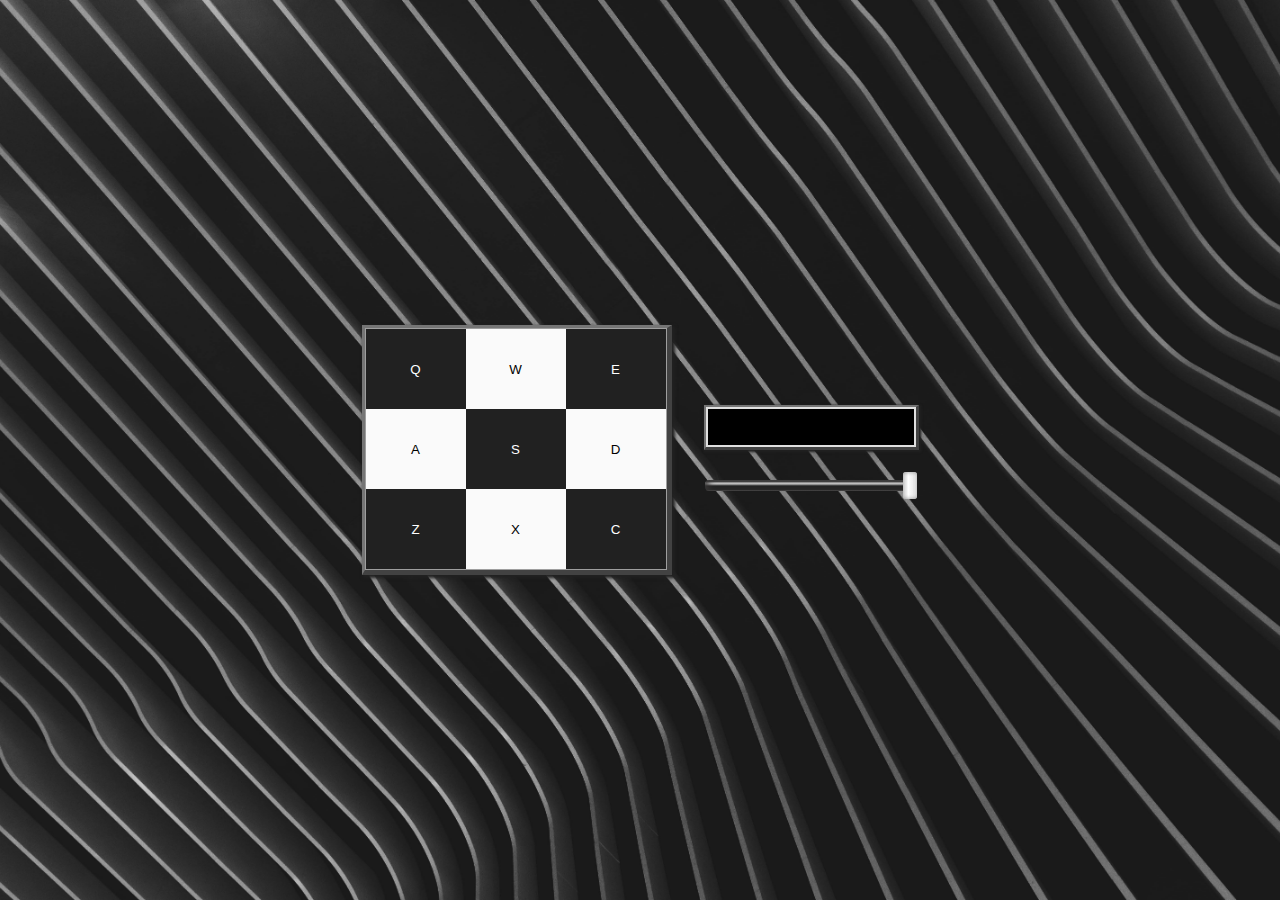
<file: drum_machine.html>
<!doctype html>
<!-- TODO : Fix Scrolling (possibly add CSS-ONLY smooth scroll-to -->
<html class="no-js" lang="en">

<head>
  <meta charset="utf-8">
  <title>Nine Key Piano</title>
  <meta name="description" content="Simple nine key piano type instrument that
  can be played with 9 adjacent keys on the keyboard easily">

  <meta name="viewport" content="width=device-width, initial-scale=1">

  <meta property="og:title" content="Nine Key Piano">
  <meta property="og:type" content="website">

  <meta property="og:url" content="">
  <!-- TO BE DECIDED ^ -->
  <meta property="og:image" content=""> 
  <!-- temporary image -->

  <link rel="icon" href="/favicon.ico" sizes="any">
  <!-- yet to be created, use same as one created for site --> 

  <link rel="icon" href="/icon.svg" type="image/svg+xml">
  <link rel="apple-touch-icon" href="icon.png">
  <!-- same issue with favicon --> 


  <link rel="stylesheet" href="./css/drum_machine.css">


  <noscript>Please enable javascript in order to experience the linked projects
      better, sorry if you're inconvenienced but this is primarily a JS demo
      thing.</noscript>
  <!-- verify if screen readers can read this info here ^ (should always be at
  the bottom) -->

</head>
<body>
  <section id="drum-machine">
    <button class="drum-pad" id="chord_a1">Q
      <audio preload class="clip chord_a1" id="Q" src="./public/Q_sound.mp3">Your browser does not have support for the <code>&lt;audio&gt;</code> tag.</audio>
    </button>

    <button class="drum-pad" id="chord_d2">W
      <audio preload class="clip chord_d2" id="W" src="./public/W_sound.mp3">Your browser does not have support for the <code>&lt;audio&gt;</code> tag.</audio>
    </button>
    <button class="drum-pad" id="chord_f_shrp_2">E
      <audio preload class="clip chord_f_shrp_2" id="E" src="./public/E_sound.mp3">Your browser does not have support for the <code>&lt;audio&gt;</code> tag.</audio>
    </button>
    <button class="drum-pad" id="chord_a2">A
      <audio preload class="clip chord_a2" id="A" src="./public/A_sound.mp3">Your browser does not have support for the <code>&lt;audio&gt;</code> tag.</audio>
    </button>
    <button class="drum-pad" id="chord_d3">S
      <audio preload class="clip chord_d3" id="S" src="./public/S_sound.mp3">Your browser does not have support for the <code>&lt;audio&gt;</code> tag.</audio>
    </button>
    <button class="drum-pad" id="chord_f_shrp_3">D
      <audio preload class="clip chord_f_shrp_3" id="D" src="./public/D_sound.mp3">Your browser does not have support for the <code>&lt;audio&gt;</code> tag.</audio>
    </button>
    <button class="drum-pad" id="chord_a3">Z
      <audio preload class="clip chord_a3" id="Z" src="./public/Z_sound.mp3">Your browser does not have support for the <code>&lt;audio&gt;</code> tag.</audio>
    </button>
    <button class="drum-pad" id="chord_d4">X
      <audio preload class="clip chord_d4" id="X" src="./public/X_sound.mp3">Your browser does not have support for the <code>&lt;audio&gt;</code> tag.</audio>
    </button>
    <button class="drum-pad" id="chord_f_shrp_4">C
      <audio preload class="clip chord_f_shrp_4" id="C" src="./public/C_sound.mp3">Your browser does not have support for the <code>&lt;audio&gt;</code> tag.</audio>
    </button>
  </section>
  <div id="control-area">
    <output for="Q W E A S D Z X C" id="display"></output>
    <div id="volume-control">
      <label for="volume">Volume</label>
      <input class='styled-slider slider-progress' type="range" id="volume" name="volume" min="0" max="100" step="1" value="100">
    </div>
  </div>

  <script src="./js/drum_machine.js"></script>

</body>
</html>
</file>
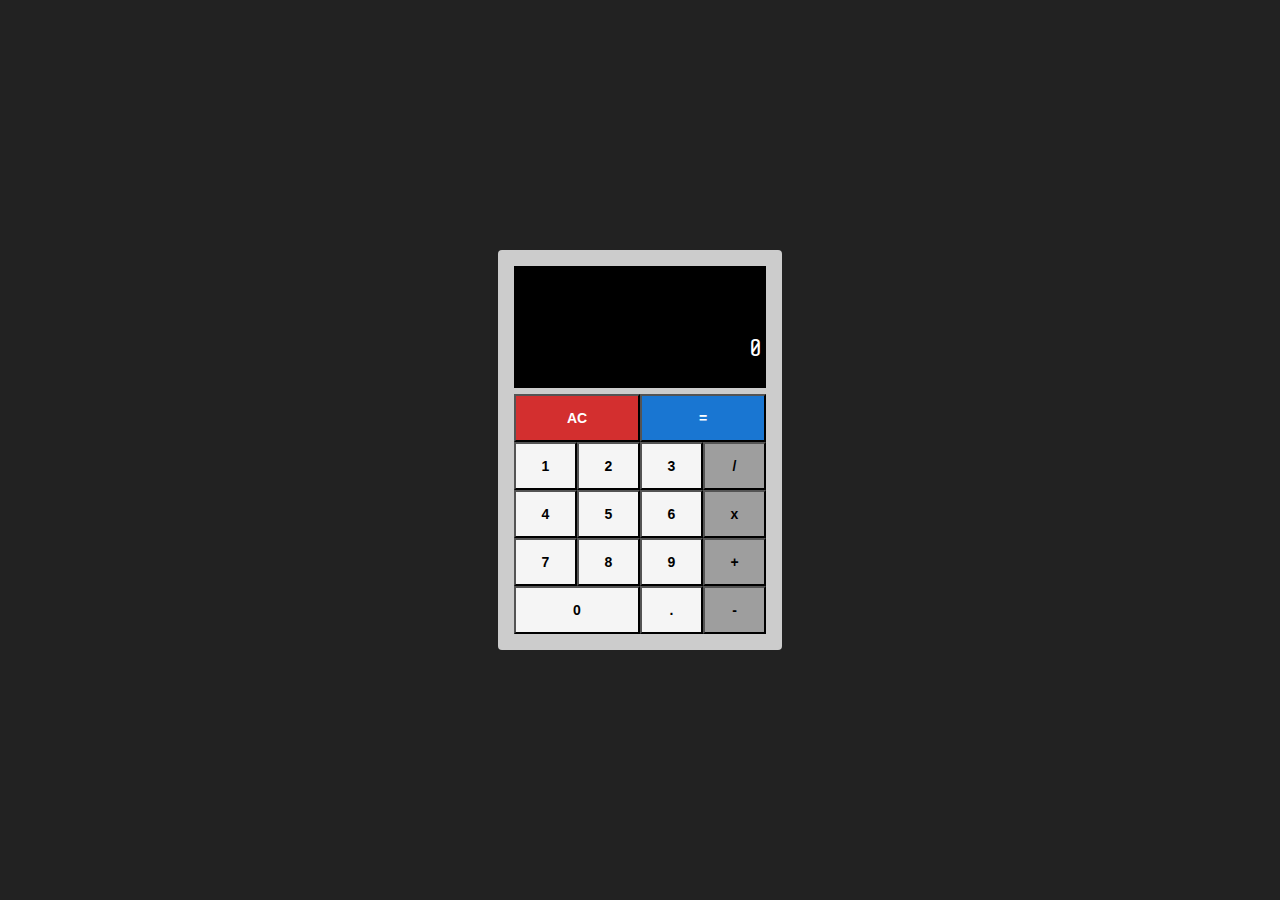
<file: JS_calculator.html>
<!doctype html>
<!-- TODO : Fix Scrolling (possibly add CSS-ONLY smooth scroll-to -->
<html class="no-js" lang="en">

<head>
  <meta charset="utf-8">
  <title>Vanilla JS Calculator</title>
  <meta name="description" content="A calculator written in pure JS (vanilla),
  simple as that">

  <meta name="viewport" content="width=device-width, initial-scale=1">

  <meta property="og:title" content="Vanilla JS Calculator">
  <meta property="og:type" content="website">

  <meta property="og:url" content="">
  <!-- TO BE DECIDED ^ -->
  <meta property="og:image" content=""> 
  <!-- temporary image -->

  <link rel="icon" href="/favicon.ico" sizes="any">
  <!-- yet to be created, use same as one created for site --> 

  <link rel="icon" href="/icon.svg" type="image/svg+xml">
  <link rel="apple-touch-icon" href="icon.png">
  <!-- same issue with favicon --> 


  <link rel="stylesheet" href="./css/JS_calculator.css">


  <noscript>Please enable javascript in order to experience the linked projects
      better, sorry if you're inconvenienced but this is primarily a JS demo
      thing.</noscript>
  <!-- verify if screen readers can read this info here ^ (should always be at
  the bottom) -->

</head>
<body>
	<section>
		<output id="display_register">
		</output>
		<output id="display">0
		</output>
	</section>
	<section>
		<form id="calc_input">
			
			<input type="button" value="AC" id="clear">
			
			<input type="button" value="=" id="equals">
			<input type="button" class="registerable" value="1" id="one">
			<input type="button" class="registerable" value="2" id="two">
			<input type="button" class="registerable" value="3" id="three">
			<input type="button" class="registerable operator" value="/" id="divide">
			<input type="button" class="registerable" value="4" id="four">
			<input type="button" class="registerable" value="5" id="five">
			<input type="button" class="registerable" value="6" id="six">
			<input type="button" class="registerable operator" value="x" id="multiply">
			<input type="button" class="registerable" value="7" id="seven">
			<input type="button" class="registerable" value="8" id="eight">
			<input type="button" class="registerable" value="9" id="nine">
			<input type="button" class="registerable operator" value="+" id="add">
			<input type="button" class="registerable" value="0" id="zero">
			<input type="button" value="." id="decimal">
			<input type="button" class="registerable operator" value="-" id="subtract">
		</form>
	</section>
    <script src="./js/JS_calculator.js"></script>
</body>
</html>
</file>
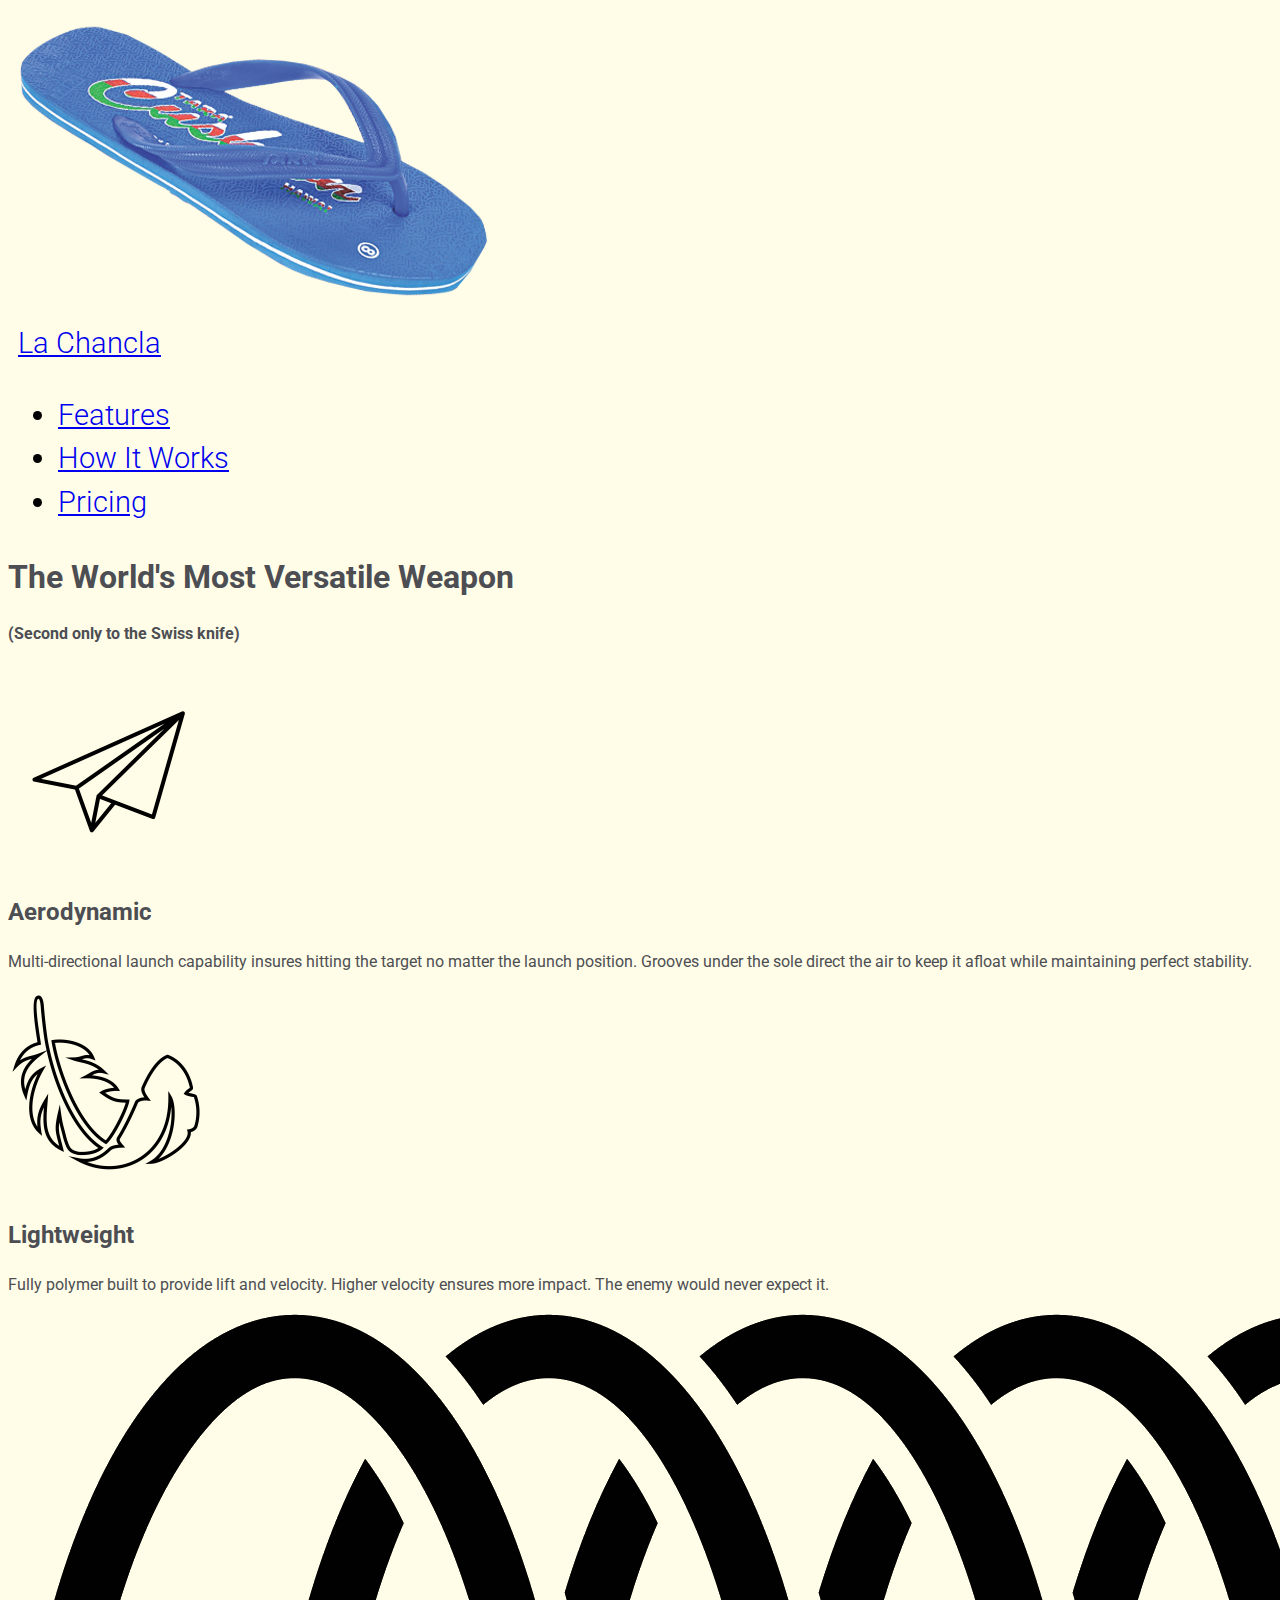
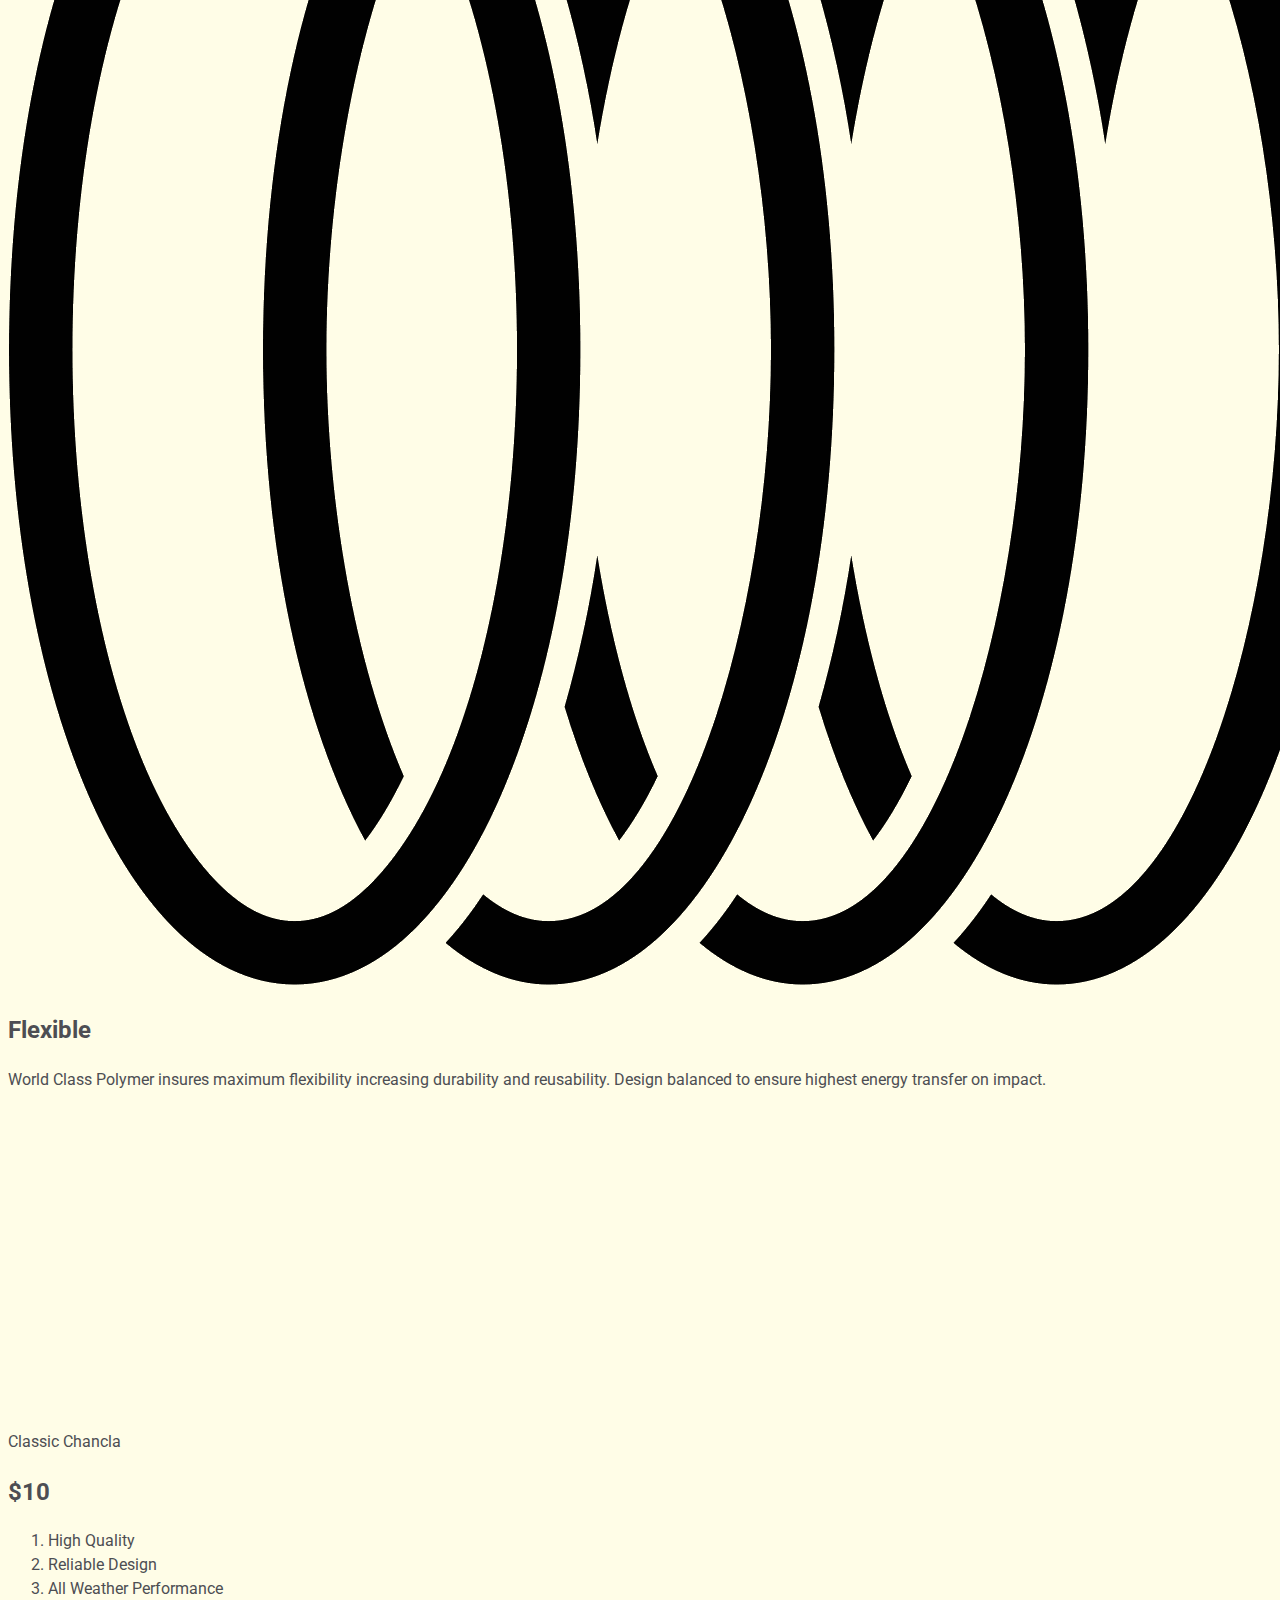
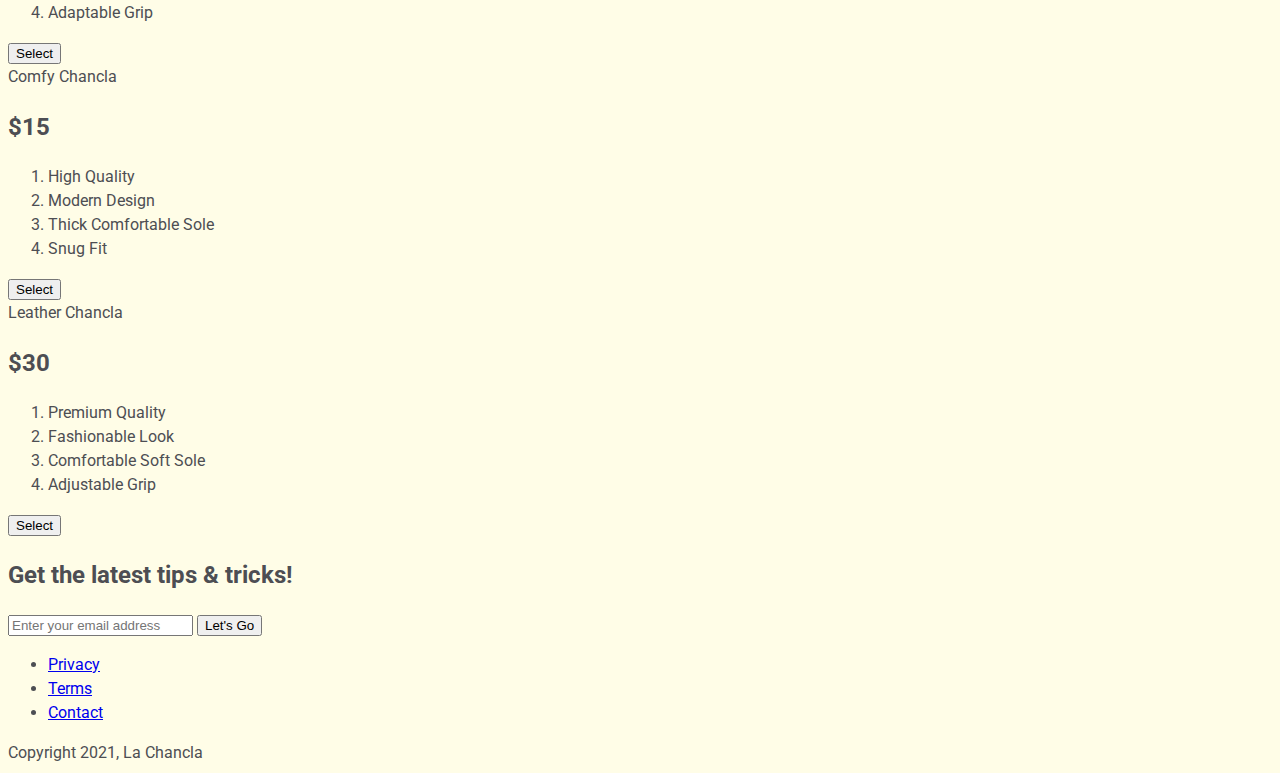
<file: landing_page.html>
<!doctype html>
<!-- TODO : Fix Scrolling (possibly add CSS-ONLY smooth scroll-to -->
<html class="no-js" lang="en">

<head>
  <meta charset="utf-8">
  <title>La Chancla</title>
  <meta name="description" content="The World's Most Versatile Weapon">

  <meta name="viewport" content="width=device-width, initial-scale=1">

  <meta property="og:title" content="La Chancla">
  <meta property="og:type" content="website">

  <meta property="og:url" content="">
  <!-- TO BE DECIDED ^ -->
  <meta property="og:image" content=""> 
  <!-- temporary image -->

  <link rel="icon" href="/favicon.ico" sizes="any">
  <!-- yet to be created, use same as one created for site --> 

  <link rel="icon" href="/icon.svg" type="image/svg+xml">
  <link rel="apple-touch-icon" href="icon.png">
  <!-- same issue with favicon --> 

  <link rel="preconnect" href="https://fonts.googleapis.com">
  <link rel="preconnect" href="https://fonts.gstatic.com" crossorigin>
  <link href="https://fonts.googleapis.com/css2?family=Roboto:wght@100;300;400;500&display=swap" rel="stylesheet">
  <link rel="stylesheet" href="css/documentation_page.css">

  <noscript>Please enable javascript in order to experience the linked projects
      better, sorry if you're inconvenienced but this is primarily a JS demo
      thing.</noscript>
  <!-- verify if screen readers can read this info here ^ (should always be at
  the bottom) -->

</head>
<body>
  <div class="page-container">
  <header id="header">
    <div class="logo">
      <a href='#hero'><img id="header-img" src="./public/la_chanclata.png" alt="la chanclata logo"/></a>
      <div id="logo-text"><a href="#hero" id="logo-text-link">La Chancla</a></div>
    </div>
    <nav id="nav-bar">
      <ul>
        <li>
          <a class='nav-link' href='#features'>Features</a>
        </li>
        <li>
          <a class='nav-link' href='#how-it-works'>How It Works</a>
        </li>
        <li>
          <a class='nav-link' href='#pricing'>Pricing</a>
        </li>
      </ul>
    </nav>
  </header>
    <div class='main'>
      <section id='hero'>
        <h1>The World's Most Versatile Weapon</h1>
        <h4>(Second only to the Swiss knife)</h4>
      </section>
      <section id='features'>
        <div class='grid'>
          <div class='icon'>
            <img class='icon-img' src='./public/la_chancla_grid_icon_1.png' alt='paper plane image icon'/>
          </div>
          <div class='description'>
            <h2>Aerodynamic</h2>
            <p>Multi-directional launch capability insures hitting the target no matter the launch position. Grooves under the sole direct the air to keep it afloat while maintaining perfect stability.</p>
          </div>
        </div>
        <div class='grid'>
          <div class='icon'>
            <img class='icon-img' src='./public/la_chancla_grid_icon_2.png' alt='feather image icon'/>
          </div>
          <div class='description'>
            <h2>Lightweight</h2>
            <p>Fully polymer built to provide lift and velocity. Higher velocity ensures more impact. The enemy would never expect it.</p>
          </div>
        </div>
        <div class='grid'>
          <div class='icon'>
            <img class='icon-img' src='./public/la_chancla_grid_icon_3.png' alt='metal spring image icon'/>
          </div>
          <div class='description'>
            <h2>Flexible</h2>
            <p>World Class Polymer insures maximum flexibility increasing durability and reusability. Design balanced to ensure highest energy transfer on impact.</p>
          </div>
        </div>
      </section>
      <section id='how-it-works'>
        <iframe id="video" width="560" height="315" src="https://www.youtube.com/embed/PH5rkSG_Hqk" title="YouTube video player" frameborder="0" allow="accelerometer; autoplay; clipboard-write; encrypted-media; gyroscope; picture-in-picture" allowfullscreen></iframe>
      </section>
      <section id='pricing'>
        <div class='product' id='classic'>
          <div class='forehead'>Classic Chancla</div>
          <h2>$10</h2>
          <ol>
            <li>High Quality</li>
            <li>Reliable Design</li>
            <li>All Weather Performance</li>
            <li>Adaptable Grip</li>
          </ol>
          <button class='btn'>Select</btn>
        </div>
        <div class='product' id='comfy'>
          <div class='forehead'>Comfy Chancla</div>
          <h2>$15</h2>
          <ol>
            <li>High Quality</li>
            <li>Modern Design</li>
            <li>Thick Comfortable Sole</li>
            <li>Snug Fit</li>
          </ol>
          <button class='btn'>Select</btn>
        </div>
        <div class='product' id='leather'>
          <div class='forehead'>Leather Chancla</div>
          <h2>$30</h2>
          <ol>
            <li>Premium Quality</li>
            <li>Fashionable Look</li>
            <li>Comfortable Soft Sole</li>
            <li>Adjustable Grip</li>
          </ol>
          <button class='btn'>Select</btn>
        </div>
      </section>
      <section id='get-updates'>
        <h2>Get the latest tips & tricks!</h2>
        <form id='form' action="https://www.freecodecamp.com/email-submit">
          <input
                 name='email'
                 id='email'
                 type='email'
                 placeholder='Enter your email address'
                 required />
          <input id='submit' type='submit' value="Let's Go" class='btn'/>
        </form>
      </section>
    </div>
    <footer>
      <ul>
        <li><a href='#'>Privacy</a></li>
        <li><a href='#'>Terms</a></li>
        <li><a href='#'>Contact</a></li>
      </ul>
      <span id='footer-copy'>Copyright 2021, La Chancla</span>
    </footer>
  </div>
</body>
</html>
</file>
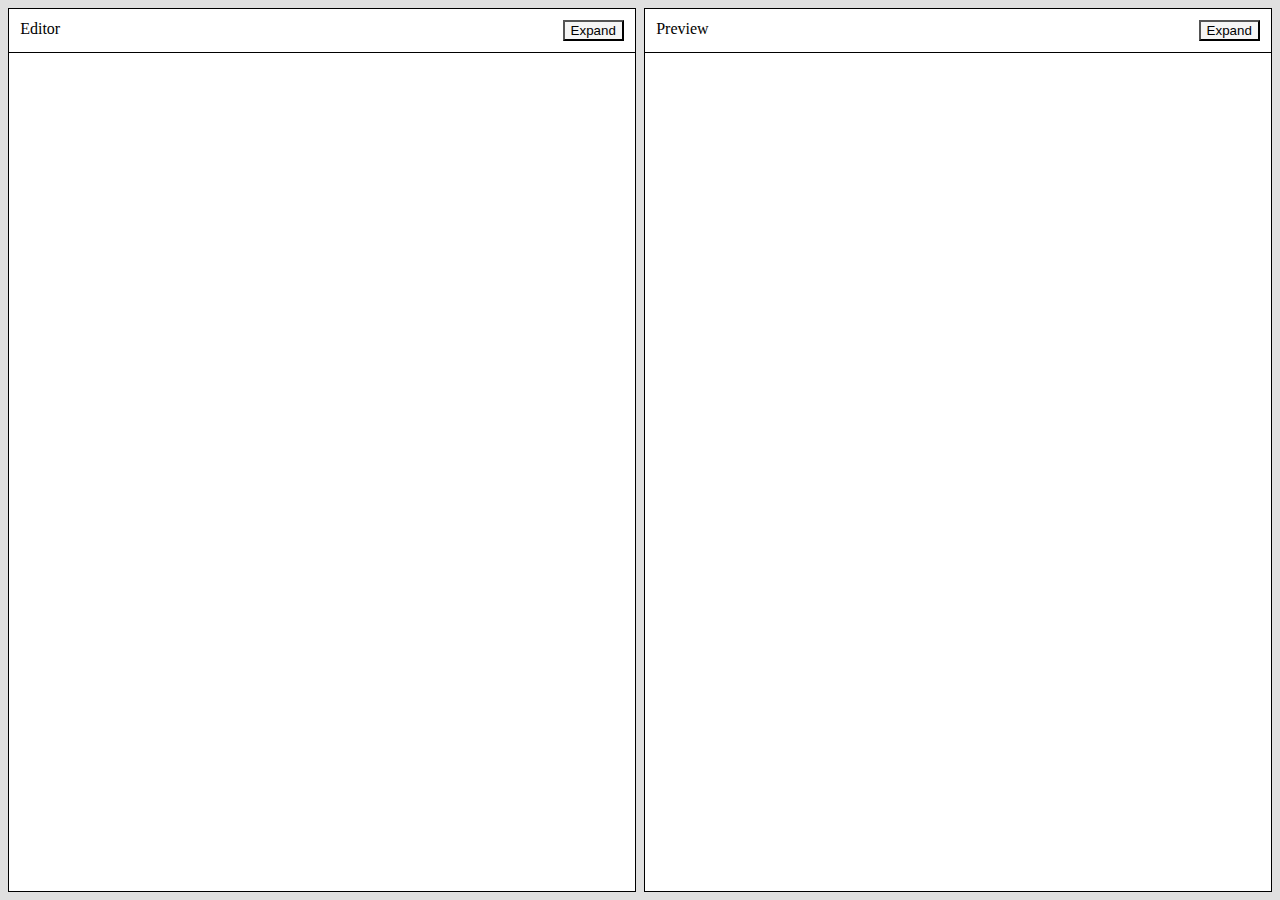
<file: markdown_previewer.html>
<!doctype html>
<!-- TODO : Fix Scrolling (possibly add CSS-ONLY smooth scroll-to -->
<html class="no-js" lang="en">

<head>
  <meta charset="utf-8">
  <title>Simple Markdown Project</title>
  <meta name="description" content="Simple markdown previewer written with
  HTML/CSS/JS without any 'framework'!">

  <meta name="viewport" content="width=device-width, initial-scale=1">

  <meta property="og:title" content="Simple Markdown Project">
  <meta property="og:type" content="website">

  <meta property="og:url" content="">
  <!-- TO BE DECIDED ^ -->
  <meta property="og:image" content=""> 
  <!-- temporary image -->

  <link rel="icon" href="/favicon.ico" sizes="any">
  <!-- yet to be created, use same as one created for site --> 

  <link rel="icon" href="/icon.svg" type="image/svg+xml">
  <link rel="apple-touch-icon" href="icon.png">
  <!-- same issue with favicon --> 


  <link rel="stylesheet" href="./css/markdown_previewer.css">


  <noscript>Please enable javascript in order to experience the linked projects
      better, sorry if you're inconvenienced but this is primarily a JS demo
      thing.</noscript>
  <!-- verify if screen readers can read this info here ^ (should always be at
  the bottom) -->

</head>
<body>
  <section id="editor_panel">
    <nav class="titlebar" id="titlebar_editor">
      <label for="editor">Editor</label>
      <button id="editor_expand">Expand</button>
    </nav>
    <textarea id="editor" name="editor"></textarea>
  </section>
  <section id="preview_panel">
    <nav class="titlebar" id="titlebar_preview">
      <label for="preview">Preview</label>
      <button id="preview_expand">Expand</button>
    </nav>
    <output name='prevew' id="preview">
    </output>
  </section>
  <script type='module' src="https://cdn.skypack.dev/marked@4.0.0"></script>
  <script type='module' src="./js/markdown_previewer.js"></script>
</body>
</html>
</file>
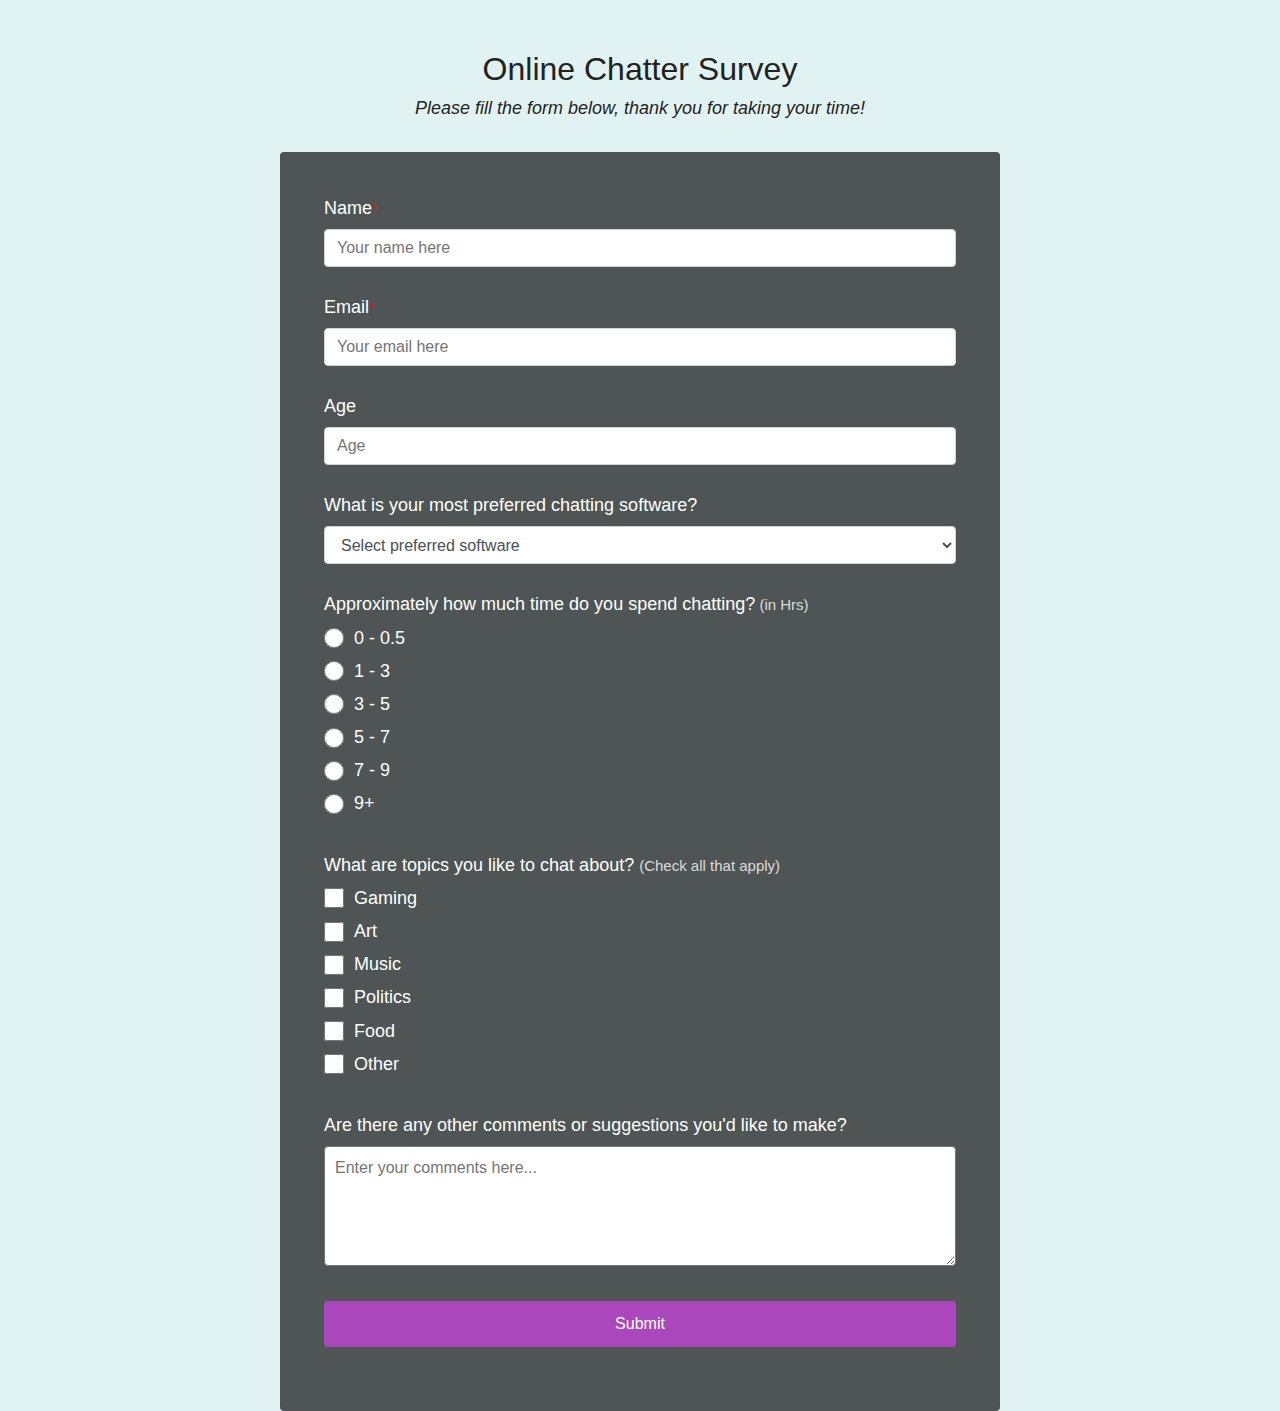
<file: survey_page.html>
<!doctype html>
<html class="no-js" lang="en">

<head>
  <meta charset="utf-8">
  <title>Online Chatter Survey</title>
  <meta name="description" content="Chatter Survey Example Page with no JS">

  <meta name="viewport" content="width=device-width, initial-scale=1">

  <meta property="og:title" content="Online Chatter Survey">
  <meta property="og:type" content="website">

  <meta property="og:url" content="">
  <!-- TO BE DECIDED ^ -->
  <meta property="og:image" content=""> 
  <!-- temporary image -->

  <link rel="icon" href="/favicon.ico" sizes="any">
  <!-- yet to be created, use same as one created for site --> 

  <link rel="icon" href="/icon.svg" type="image/svg+xml">
  <link rel="apple-touch-icon" href="icon.png">
  <!-- same issue with favicon --> 


  <link rel="stylesheet" href="css/survey_page.css">

  <noscript>Please enable javascript in order to experience the linked projects
      better, sorry if you're inconvenienced but this is primarily a JS demo
      thing.</noscript>
  <!-- verify if screen readers can read this info here ^ (should always be at
  the bottom) -->

</head>
<body>
  <div id="main">
  <header class="header">
    <h1 id="title">Online Chatter Survey</h1>
    <p id="description">Please fill the form below, thank you for taking your time!</p>
    </header>
    <form id="survey-form">
      <div class="form-group">
        <label 
               for="name" 
               id="name-label">Name<span 
                                     class="reqd">*
          </span>
        </label>
        <input 
               type="text" 
               name="name" 
               id="name" 
               class="form-fields"
               placeholder="Your name here"
               required/>
      </div>
      <div class="form-group">
        <label 
               for="email"  
               id="email-label">Email<span 
                                 class="reqd">*</span>                         
        </label>
        <input 
               type="email" 
               name="email" 
               id="email" 
               class="form-fields" 
               placeholder="Your email here" 
               required/>
      </div>
      <div class="form-group">
        <label 
               for="age" 
               id="number-label">Age</label>
        <input 
               type="number" 
               name="age" 
               id="number" 
               min="13" 
               max="99" 
               class="form-fields" 
               placeholder="Age"/>
      </div>
      
      <div class="form-group">
        <p>What is your most preferred chatting software?</p>
        <select 
                id="dropdown" 
                name="software" 
                class="form-fields" 
                required>
          <option disabled selected value>Select preferred software</option>
          <option value="discord">Discord</option>
          <option value="skype">Skype</option>
          <option value="teamspeak">TeamSpeak</option>
          <option value="twitter-DMs">Twitter DMs</option>
          <option value="whatsapp">WhatsApp</option>
          <option value="other">Other</option>
        </select>
      </div>
      <div class="form-group">
        <p>Approximately how much time do you spend chatting?<span id="cluetext"> (in Hrs)</span></p>
        <label>
          <input type="radio" value="0-0.5" name="time-spent" class="radio-input"/>0 - 0.5</label>
        <label>
          <input type="radio" value="1-3" name="time-spent" class="radio-input"/>1 - 3</label>
        <label>
          <input type="radio" value="3-5" name="time-spent" class="radio-input"/>3 - 5</label>
        <label>
          <input type="radio" value="5-7" name="time-spent" class="radio-input"/>5 - 7</label>
        <label>
          <input type="radio" value="7-9" name="time-spent" class="radio-input"/>7 - 9</label>
        <label>
          <input type="radio" value="9+" name="time-spent" class="radio-input"/>9+</label>
      </div>
      <div class="form-group">
        <p>What are topics you like to chat about? <span id="cluetext">(Check all that apply)</span></p>
        <label><input name="topics" type="checkbox" value='gaming' class='input-checkbox'/>Gaming</label>
        <label><input name="topics" type="checkbox" value='art' class='input-checkbox'/>Art</label>
        <label><input name="topics" type="checkbox" value='music' class='input-checkbox'/>Music</label>
        <label><input name="topics" type="checkbox" value='politics' class='input-checkbox'/>Politics</label>
        <label><input name="topics" type="checkbox" value='food' class='input-checkbox'/>Food</label>
        <label><input name="topics" type="checkbox" value='Other' class='input-checkbox'/>Other</label>
      </div>
      <div class="form-group">
        <p>Are there any other comments or suggestions you'd like to make?</p>
        <textarea id="comments" class="input-textarea" name="comment" placeholder="Enter your comments here..."></textarea>
      </div>
      <div class="form-group">
        <button type="submit" id="submit" class="submit-btn">Submit</button>
      </div>
    </form>
  </div> 
</body>
</html>
</file>
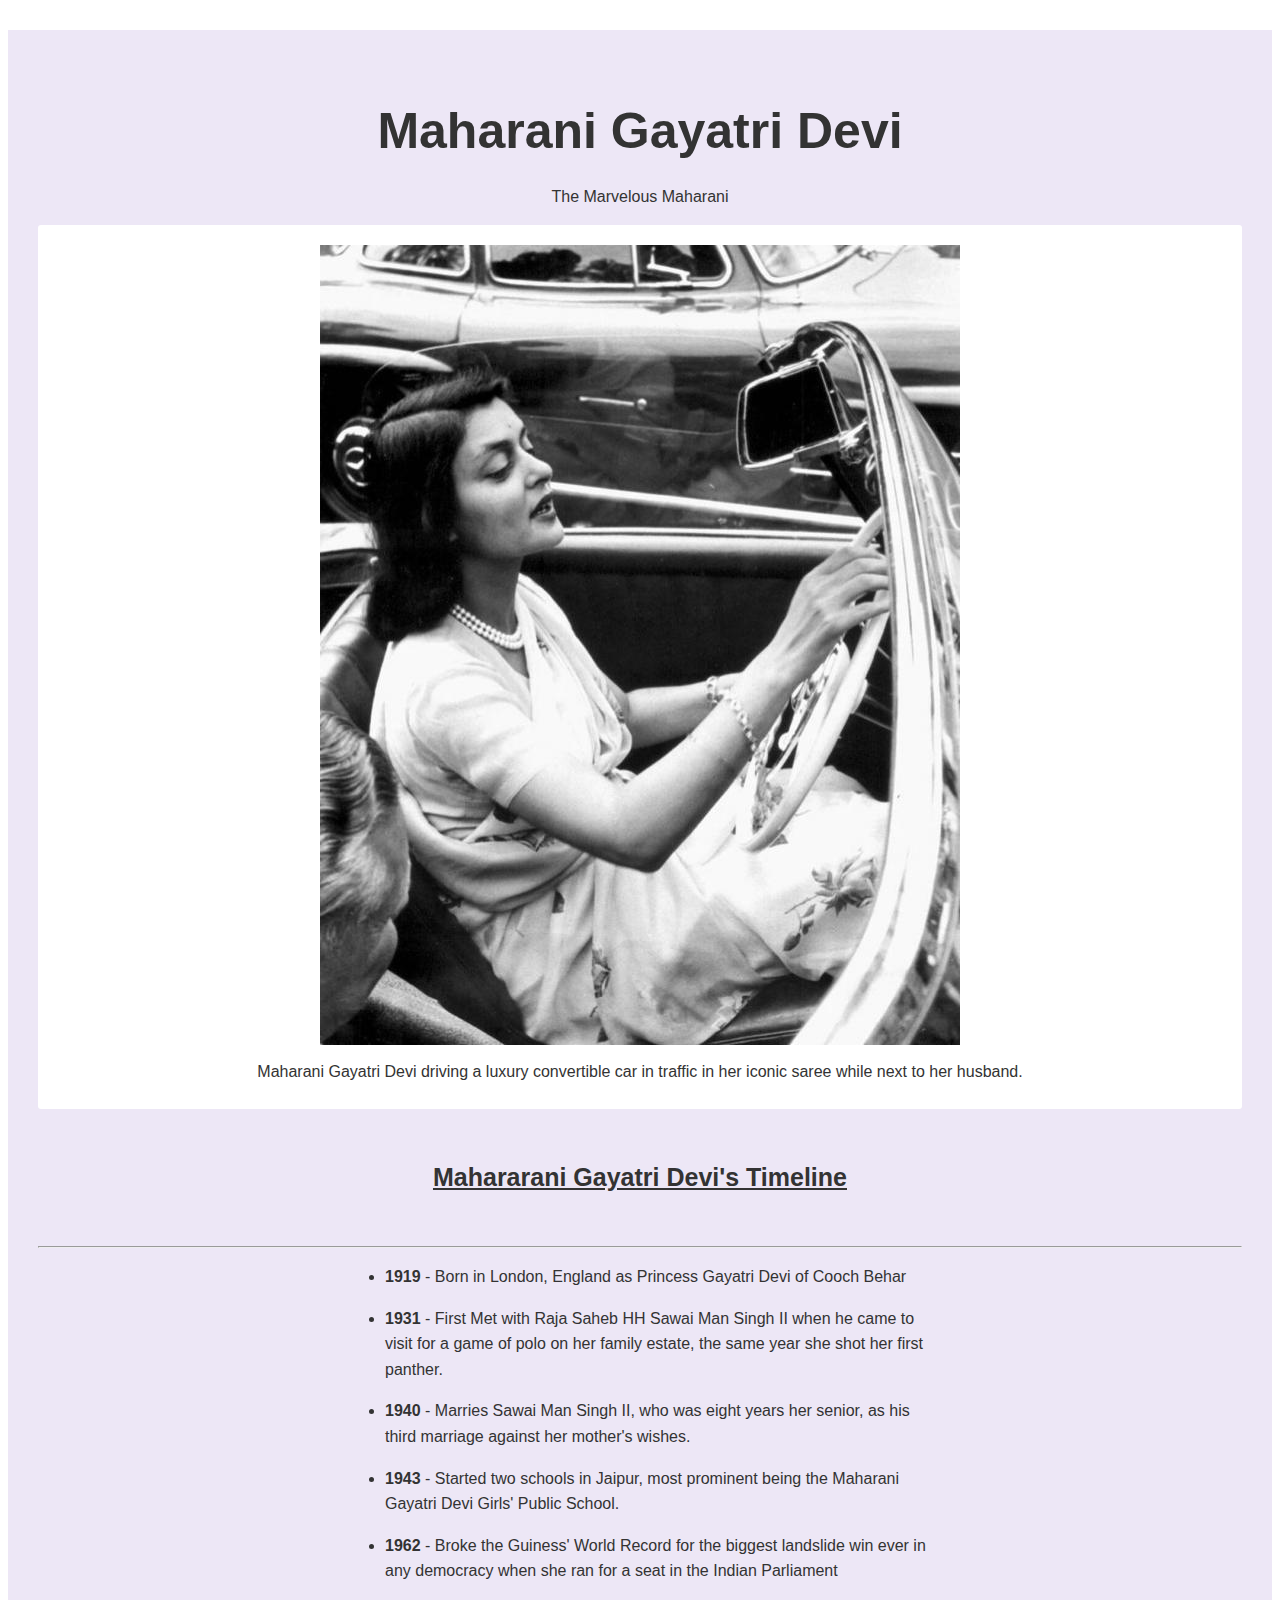
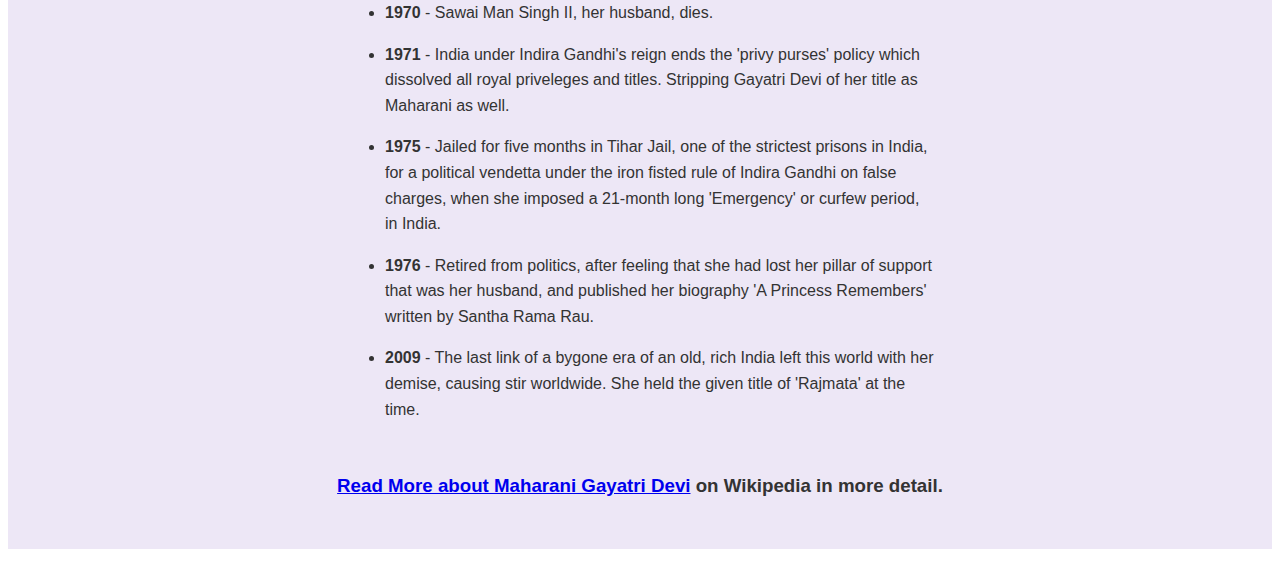
<file: tribute_page.html>
<!doctype html>
<html class="no-js" lang="en">

<head>
  <meta charset="utf-8">
  <title>Maharani Gayatri Devi Tribute</title>
  <meta name="description" content="Tribute to The Marvelous Maharani">
  <meta name="viewport" content="width=device-width, initial-scale=1">

  <meta property="og:title" content="Maharani Gayatri Devi Tribute">
  <meta property="og:type" content="website">

  <meta property="og:url" content="">
  <!-- TO BE DECIDED ^ -->
  <meta property="og:image" content="./public/gayatri_devi_driving.jpg"> 
  <!-- temporary image -->

  <link rel="icon" href="/favicon.ico" sizes="any">
  <!-- yet to be created, use same as one created for site --> 

  <link rel="icon" href="/icon.svg" type="image/svg+xml">
  <link rel="apple-touch-icon" href="icon.png">
  <!-- same issue with favicon --> 

  <link rel="stylesheet" href="css/tribute_page.css">

  <noscript>Please enable javascript in order to experience the linked projects
      better, sorry if you're inconvenienced but this is primarily a JS demo
      thing.</noscript>
  <!-- verify if screen readers can read this info here ^ (should always be at
  the bottom) -->

</head>

<body>
  <header>
    <title>Maharani Gayatri Devi</title>
  </header>
  <main id="main">
    <h1 id="title">Maharani Gayatri Devi</h1>
    <p>The Marvelous Maharani</p>
    <div id="img-div">
      <figure>
        <img src="./public/gayatri_devi_driving.jpg" id="image" alt="Maharani Gayatri Devi driving a luxury convertible in her iconic saree while next to her husband">
        <figcaption id="img-caption">Maharani Gayatri Devi driving a luxury convertible car in traffic in her iconic saree while next to her husband.</figcaption>
      </figure>
    </div>
    <section id="tribute-info">
      <h3 id="tribute_heading">Mahararani Gayatri Devi's Timeline</h3>
      <hr>
      <ul>
        <li><strong>1919</strong> - Born in London, England as Princess Gayatri Devi of Cooch Behar</li>
        <li><strong>1931</strong> - First Met with Raja Saheb HH Sawai Man Singh II when he came to visit for a game of polo on her family estate, the same year she shot her first panther.</li>
        <li><strong>1940</strong> - Marries Sawai Man Singh II, who was eight years her senior, as his third marriage against her mother's wishes.</li>
        <li><strong>1943</strong> - Started two schools in Jaipur, most prominent being the Maharani Gayatri Devi Girls' Public School.</li>
        <li><strong>1962</strong> - Broke the Guiness' World Record for the biggest landslide win ever in any democracy when she ran for a seat in the Indian Parliament</li>
        <li><strong>1970</strong> - Sawai Man Singh II, her husband, dies.</li>
        <li><strong>1971</strong> - India under Indira Gandhi's reign ends the 'privy purses' policy which dissolved all royal priveleges and titles. Stripping Gayatri Devi of her title as Maharani as well.</li>
        <li><strong>1975</strong> - Jailed for five months in Tihar Jail, one of the strictest prisons in India, for a political vendetta under the iron fisted rule of Indira Gandhi on false charges, when she imposed a 21-month long 'Emergency' or curfew period, in India.</li>
        <li><strong>1976</strong> - Retired from politics, after feeling that she had lost her pillar of support that was her husband, and published her biography 'A Princess Remembers' written by Santha Rama Rau.</li>
        <li><strong>2009</strong> - The last link of a bygone era of an old, rich India left this world with her demise, causing stir worldwide. She held the given title of 'Rajmata' at the time.</li>  
      </ul>
      <h3><a href="https://en.wikipedia.org/wiki/Gayatri_Devi" id="tribute-link" target="_blank">Read More about Maharani Gayatri Devi</a> on Wikipedia in more detail.</h3>
    </section>
  </main>
</body>
    
</html>
</file>
<file: css/drum_machine.css>
@import url("https://fonts.googleapis.com/css2?family=VT323&display=swap");

body {
  display: flex;
  background: no-repeat center url("../public/piano_background.jpeg");
  background-size:cover;
  margin: 0;
  min-height: 100vh;
  align-items: center;
  justify-content: center;
}

section {
  display: grid;
  grid-template-columns: repeat(3, 1fr);
  gap: 0px;
  padding:1px;
  background:#FFC107;
  border: 5px solid #757575;
  border-top-width: 3px;
  border-left-width: 3px;
  border-right-color: #424242;
  border-bottom-color: #424242;
  box-shadow: inset 2px 2px 0 0 #9E9E9E, 
              inset -2px -2px 0 0 #9E9E9E,
              2px 2px 3px 1px #212121;
}

button {
  height: 6em;
  width: 7.5em;
  border:none;
  background:#FAFAFA;
}

button:hover {
  box-shadow: inset 0 0 20px 0 #9E9E9E;
}

button:active{
  opacity:0.6;
}

button:nth-of-type(odd){
  background:#212121;
  color:white;
}

button:nth-of-type(odd):hover{
  box-shadow: inset 0 0 30px 0 black;
}

#control-area {
  display:block;
  margin-left: 2em;
  
}

#display {
  display: block;
  height: 30px;
  width: 200px;
  padding: 5px;
  margin-bottom: 10px;
  background: black;
  color: rgb(255, 245, 157);
  font-family: "VT323", monospace;
  font-size: 1.75em;
  text-align: center;
  line-height: 30px;
  text-transform: uppercase;
  border: 3px solid #757575;
  border-top-width: 2px;
  border-left-width: 2px;
  border-right-color: #424242;
  border-bottom-color: #424242;
  box-shadow: inset 2px 2px 0 0 #e0e0e0, 
              inset -2px -2px 0 0 #e0e0e0,
              1px 1px 2px 1px #212121;
}

#volume-control{
  margin:auto;
  display:block;
}

label {
  display: none;
}

#volume {
  margin:0;
  margin-left:1px;
  margin-top:20px;
  width:212px;
  background:none;
}

@media screen and (max-width:650px){
  body{
    flex-direction:column;
  }
  
  #control-area{
    margin:0;
    margin-top: 30px;
    
  }
}


/*generated with Input range slider CSS style generator (version 20211225)
https://toughengineer.github.io/demo/slider-styler*/
input[type=range].styled-slider {
  -webkit-appearance: none;
}

/*progress support*/
input[type=range].styled-slider.slider-progress {
  --range: calc(var(--max) - var(--min));
  --ratio: calc((var(--value) - var(--min)) / var(--range));
  --sx: calc(0.5 * 1em + var(--ratio) * (100% - 1em));
}

input[type=range].styled-slider:focus {
  outline: none;
}

/*webkit*/
input[type=range].styled-slider::-webkit-slider-thumb {
  -webkit-appearance: none;
  width: 1em;
  height: 2em;
  border-radius: 0.2em;
  background: linear-gradient(to right, #ededed 22%,#ffffff 39%,#f3f3f3 58%,#ededed 75%,#ffffff 100%);
  border: none;
  box-shadow: inset 0 0 4px #909090;
  margin-top: calc(0.8em * 0.5 - 2em * 0.5);
}

input[type=range].styled-slider::-webkit-slider-runnable-track {
  height: 0.8em;
  border: none;
  border-radius: 0.3em;
  background: #FFFFFF;
  box-shadow: inset 3px 0 7px #383636;
}
input[type=range].styled-slider::-webkit-slider-thumb:hover {
  background: linear-gradient(to right, #ededed 22%,#ffffff 39%,#f3f3f3 58%,#ededed 75%,#ffffff 100%);
}

input[type=range].styled-slider:hover::-webkit-slider-runnable-track {
  background: #e5e5e5;
}

input[type=range].styled-slider::-webkit-slider-thumb:active {
  background: linear-gradient(to right, #ededed 22%,#ffffff 39%,#f3f3f3 58%,#ededed 75%,#ffffff 100%);
}

input[type=range].styled-slider:active::-webkit-slider-runnable-track {
  background: #f5f5f5;
}

input[type=range].styled-slider.slider-progress::-webkit-slider-runnable-track {
  background: linear-gradient(#424242 15%,#EEEEEE, 45%, #212121 55%) 0/var(--sx) 100% no-repeat, #FFFFFF;
}

input[type=range].styled-slider.slider-progress:hover::-webkit-slider-runnable-track {
  background: linear-gradient(#424242 15%,#DDDDDD, 45%, #212121 55%) 0/var(--sx) 100% no-repeat, #e5e5e5;
}

input[type=range].styled-slider.slider-progress:active::-webkit-slider-runnable-track {
  background: linear-gradient(#424242 30%,#EEEEEE 52%, 55%, #212121 57%) 0/var(--sx) 100% no-repeat, #f5f5f5;
}

/*mozilla*/
input[type=range].styled-slider::-moz-range-thumb {
  width: 1em;
  height: 2em;
  border-radius: 0.2em;
  background: linear-gradient(to right, #ededed 22%,#ffffff 39%,#f3f3f3 58%,#ededed 75%,#ffffff 100%);
  border: none;
  box-shadow: inset 0 0 4px #909090;
}

input[type=range].styled-slider::-moz-range-track {
  height: 0.8em;
  border: none;
  border-radius: 0.3em;
  background: #FFFFFF;
  box-shadow: inset 3px 0 7px #383636;
}

input[type=range].styled-slider::-moz-range-thumb:hover {
  background: linear-gradient(to right, #ededed 22%,#ffffff 39%,#f3f3f3 58%,#ededed 75%,#ffffff 100%);
}

input[type=range].styled-slider:hover::-moz-range-track {
  background: #e5e5e5;
}

input[type=range].styled-slider::-moz-range-thumb:active {
  background: linear-gradient(to right, #ededed 22%,#ffffff 39%,#f3f3f3 58%,#ededed 75%,#ffffff 100%);
}

input[type=range].styled-slider:active::-moz-range-track {
  background: #f5f5f5;
}

input[type=range].styled-slider.slider-progress::-moz-range-track {
  background: linear-gradient(#424242 15%,#EEEEEE, 45%, #212121 55%) 0/var(--sx) 100% no-repeat, #FFFFFF;
}

input[type=range].styled-slider.slider-progress:hover::-moz-range-track {
  background: linear-gradient(#424242 15%,#DDDDDD, 45%, #212121 55%) 0/var(--sx) 100% no-repeat, #e5e5e5;
}

input[type=range].styled-slider.slider-progress:active::-moz-range-track {
  background: linear-gradient(#424242 30%,#EEEEEE 52%, 55%, #212121 57%) 0/var(--sx) 100% no-repeat, #f5f5f5;
}

/*ms*/
input[type=range].styled-slider::-ms-fill-upper {
  background: transparent;
  border-color: transparent;
}

input[type=range].styled-slider::-ms-fill-lower {
  background: transparent;
  border-color: transparent;
}

input[type=range].styled-slider::-ms-thumb {
  width: 1em;
  height: 2em;
  border-radius: 0.2em;
  background: linear-gradient(to right, #ededed 22%,#ffffff 39%,#f3f3f3 58%,#ededed 75%,#ffffff 100%);
  border: none;
  box-shadow: inset 0 0 4px #909090;
  margin-top: 0;
  box-sizing: border-box;
}

input[type=range].styled-slider::-ms-track {
  height: 0.8em;
  border-radius: 0.3em;
  background: #FFFFFF;
  border: none;
  box-shadow: inset 3px 0 7px #383636;
  box-sizing: border-box;
}

input[type=range].styled-slider::-ms-thumb:hover {
  background: linear-gradient(to right, #ededed 22%,#ffffff 39%,#f3f3f3 58%,#ededed 75%,#ffffff 100%);
}

input[type=range].styled-slider:hover::-ms-track {
  background: #e5e5e5;
}

input[type=range].styled-slider::-ms-thumb:active {
  background: linear-gradient(to right, #ededed 22%,#ffffff 39%,#f3f3f3 58%,#ededed 75%,#ffffff 100%);
}

input[type=range].styled-slider:active::-ms-track {
  background: #f5f5f5;
}

input[type=range].styled-slider.slider-progress::-ms-fill-lower {
  height: 0.8em;
  border-radius: 0.3em 0 0 0.3em;
  margin: -undefined 0 -undefined -undefined;
  background: linear-gradient(#424242 15%,#EEEEEE, 45%, #212121 55%);
  border: none;
  border-right-width: 0;
}

input[type=range].styled-slider.slider-progress:hover::-ms-fill-lower {
  background: linear-gradient(#424242 15%,#DDDDDD, 45%, #212121 55%);
}

input[type=range].styled-slider.slider-progress:active::-ms-fill-lower {
  background: linear-gradient(#424242 30%,#EEEEEE 52%, 55%, #212121 57%);
}
</file>
<file: css/JS_calculator.css>
@import url('https://fonts.googleapis.com/css2?family=Share+Tech+Mono&display=swap');

html{
	display:flex;
	justify-content:center;
	align-items:center;
	height:100vh;
	width:100vw;
	margin:0;
	background:#222;
	font-family: 'Share Tech Mono', monospace;
}

body{
	display:block;
	background:#ccc;
	padding:1em;
	border-radius: 0.25em;
}

output {
	display:block;
	max-width:100%;
	background:black;
	color:white;
	text-align: end;
	line-height:3.5rem;
	padding:0.2rem;
}

#display_register{
	border:1px solid black;
	border-bottom:0;
	height:5vh;
	line-height:1rem;
	margin-bottom: 0px;
	font-size: 12px;
}

#display {
	border:1px solid black;
	border-top:0;
	height: 7vh;
	margin-bottom:0.25em;
	font-size:24px;
}

#calc_input{
	display:grid;
	grid-template-columns: 1fr 1fr 1fr 1fr;
}

input[type="button"]{
	padding:1em;
	min-width:4.5em;
	font-weight:600;
	font-size:14px;
	
}

.registerable, #decimal {
	background: #F5F5F5;
}

#zero {
	grid-column-start: 1;
	grid-column-end: 3;
}

#clear {
	grid-column-start: 1;
	grid-column-end: 3;
	background: #D32F2F;
	color:white;
}

#equals {
	grid-column-start: 3;
	grid-column-end: 5;
	background: #1976D2;
	color:white;
}

.operator {
	background: #9E9E9E;
}
</file>
<file: css/documentation_page.css>
html,body{
  background-color:#FFFDE7;
  color: #4d4e53;
  font-family:'Roboto', sans-serif;
  line-height:1.5;
}

.red-text{
  color:#E53935;
}

.code-result{
  background-color:white;
  font-size:1em;
}
.inline-code{
  display:inline;
  padding:2px;
}
#navbar{
  position:fixed;
  min-width:290px;
  top:0px;
  left:0px;
  width:300px;
  height:100%;
  border-right:solid;
  border-color:#0097A7;
}

header {
  color:black;
  margin:10px;
  font-size:1.8em;
  font-weight: 300;
}

#main-doc header{
  text-align:left;
  margin:0px;
}

#navbar ul{
  height:88%;
  padding:0;
  overflow-y:auto;
  overflow-x:hidden;
}

#navbar li{
  color:#0097A7;
  border-top: 1px solid;
  list-style:none;
  position:relative;
  width:100%;
}

#navbar a{
  color:#0097A7;
  display:block;
  padding: 10px 30px;
  text-decoration:none;
  cursor:pointer;
}

#main-doc{
  position:absolute;
  margin-left:310px;
  padding:20px;
  margin-bottom:110px;
}

section header{
  color:#0097A7;
  font-weight:400;
}

section article{
  margin:15px;
  font-size:0.96em;
}

code{
  display:block;
  text-align:left;
  white-space:pre-line;
  position:relative;
  word-break:normal;
  word-wrap:normal;
  line-height:2;
  background-color:#f7f7f7;
  padding:15px;
  margin:10px;
  
}

@media (max-width:800px){
  #navbar ul{
    border: 1px solid;
    height:207px;
  }
  
  #navbar{
    background-color:#FFFDE7;
    position:absolute;
    top:0;
    padding:0;
    margin:0;
    width:100%;
    max-height:275px;
    border:none;
    z-index:1;
    border-bottom:2px solid;
  }
  
  #main-doc{
    position:relative;
    margin-left:0;
    margin-top: 275px;
  }
}

@media (max-width:460px){
  #navbar header{
    font-size:1.4em;
  }
  
  #main-doc section header{
    margin-top:20px;
  }
  
  #main-doc {
    max-width:100%;
    padding:0px;
    margin-left:-5px;
    
  }
  
  code{
    margin:0;
    overflow-y:scroll;
    padding:15px;
    padding-left:10px;
    min-width:230px;
    margin-top:10px;
    margin-bottom:10px;
    width:100%;
  }
  
  section article{
    margin:5px;
  }
}
</file>
<file: css/markdown_previewer.css>
html {
  margin: 0;
  padding: 0;
  height: 100%;
}

body {
  display: flex;
  margin: 0;
  padding: 0;
  height: 100%;
  overflow: hidden;
  background: rgb(224, 224, 224);
}

section {
  display: flex;
  flex-basis: 50%; /*needs to be 100% on button expand*/
  flex-direction: column;
  border: 1px black solid;
  background: white;
  /*   overflow-y:auto; */
  box-sizing: border-box;
}

nav {
  display: flex;
  border-bottom: 1px black solid;
  padding: 0.7em;
  justify-content: space-between;
}

button {
  background: rgb(245, 245, 245);
}

/*have to set the margins of both panels to 0.5em on expand button click*/

#editor_panel {
  margin: 0.5em 0.25em 0.5em 0.5em;
}

#preview_panel {
  margin: 0.5em 0.5em 0.5em 0.25em;
}

output {
  overflow-y: auto;
  padding: 0.6em;
}

textarea {
  /*   object-fit:contain; */
  padding: 0.6em;
  border: none;
  overflow-y: auto;
  flex-grow: 1;
  flex-shrink: 1;
  resize: none;
  outline: none;
}

textarea:focus {
  /*   border-radius:0px;
  border:1px solid blue; */
  box-shadow: inset 0 0 2px 2px lightblue;
  /*   box-shadow:1px 1px 1px 1px #000000 inset; */
}

::-webkit-scrollbar {
  width: 10px;
  height: 10px;
}

::-webkit-scrollbar-thumb {
  background: rgba(95, 95, 95);
}

::-webkit-scrollbar-track {
  background: rgba(0, 0, 0, 0.2);
}

output img {
  max-width: 300px;
}
</file>
<file: css/survey_page.css>
html{
  font-size:10px;
}

body{
  line-height:1.4;
  font-family:sans-serif;
  font-size:1.6rem;
  color:white;
  background:#E0F2F1;
  margin:0;
}

h1{
  font-weight:400;
  line-height: 1.2;
}

p{
  font-size:1.8rem;
}

h1, p{
  margin-top:0;
  margin-bottom:0.8rem;
}

label{
  display:flex;
  align-items:center;
  font-size:1.8rem;
  margin-bottom:0.8rem;
}

input, button, select, textarea{
  margin:0;
  font-family:inherit;
  font-size:inherit;
  line-height:inherit;
}

button{
  border:none;
}

#main{
  width:100%;
  margin:5rem auto 0 auto;
}

@media (min-width: 576px) {
  #main {
    max-width: 540px;
  }
}

@media (min-width: 768px) {
  #main {
    max-width: 720px;
  }
}

.header{
  padding:0 1rem;
  margin-bottom:3rem;
  color:#222;
  text-align:center;
}

#description{
  font-style:italic;
  text-shadow: 1px 1px 1px rgba(255, 255, 255, 0.4);
}


form{
  background:rgba(0,0,0,0.65);
  padding:4rem 1rem;
  border-radius:0.4rem;
}

@media (min-width: 480px) {
  form {
    padding: 4rem;
  }
}

.form-group {
  margin: 0 auto 2rem auto;
  padding: 0.4rem;
}

.form-fields{
  display:block;
  box-sizing:border-box;
  width:100%;
  height:3.8rem;
  padding: 0.6rem 1.2rem;
  color: #495057;
  background-color:#fff;
  border: 1px solid #ced4da;
  border-radius: 0.4rem;
}

.input-checkbox, .radio-input{
  display:inline-block;
  margin-right:1rem;
  min-height:2rem;
  min-width:2rem;
}

.input-textarea{
  min-height:120px;
  box-sizing:border-box;
  width:100%;
  border-radius:0.4rem;
  padding:1rem;
  resize:vertical;
}

.submit-btn{
  display:block;
  width:100%;
  padding:1.2rem;
  background:#AB47BC;
  border-radius:0.4rem;
  color:#fff;
  cursor:pointer;
}

.reqd{
  color:rgba(255,0,0,0.7);
  font-size:1.5rem;
}

#cluetext{
  color:rgba(255,255,255,0.8);
  font-size:1.5rem;
}
</file>
<file: css/tribute_page.css>
html{
  font-size: 10px;
}

body{
  font-family: Arial, Helvetica, Bebes-Neue;
  font-size:1.6rem;
  line-height:1.5;
  text-align: center;
  color:#333;
  margin:0;
}
h1{
  font-size:5rem;
  margin-bottom:0;
}

@media (max-width: 460px){
  h1{
    font-size:3.5rem;
    line-height:1.2;
  }
  #main{
    margin: 0;
  }
}

#main{
  background-color:#EDE7F6;
  margin: 30px 8px;
  padding:30px;
}

@media (max-width:460px){
  #main{
    margin: 0;
    padding:10px;
  }
}

img{
  max-width:100%;
  display:block;
  width:50vw;
  height:auto;
  margin:0 auto;
}

@media(max-width:460px){
  img{
    width:70vw;
  }
}

figure{
  margin:0;
}

#img-div{
  background-color: white;
  padding: 20px;
  margin: 0;
  border-radius:3px;
}

@media (max-width: 460px){
  #img-div{
    padding:10px;
    border-radius:10px;
  }
}

#img-caption{
  margin:15px 0 5px 0;
}

@media (max-width: 460px) {
  #img-caption {
    font-size: 1.35rem;
  }
}

#tribute_heading{
  font-size:2.5rem;
  margin: 50px 0;
  color:#333;
  text-decoration:underline;
}

ul{
  max-width:550px;
  margin: 0 auto 50px auto;
  text-align:left;
  line-height: 1.6;
}

li{
  margin:16px 0;
}
</file>
